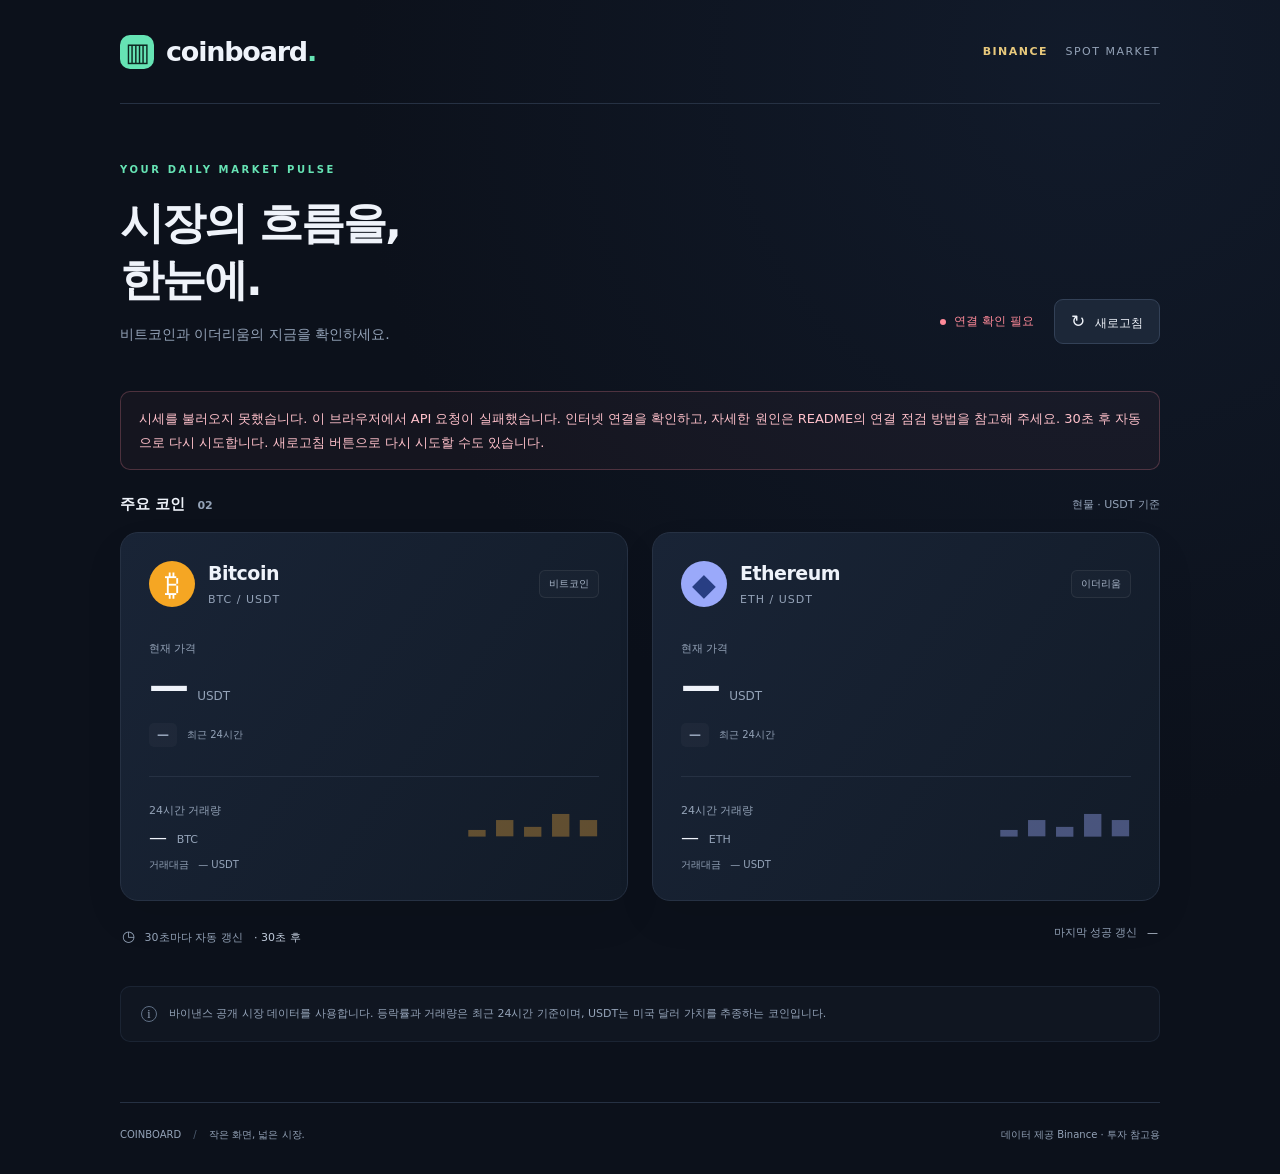
<file: index.html>
<!doctype html>
<html lang="ko">
  <head>
    <meta charset="UTF-8">
    <meta name="viewport" content="width=device-width, initial-scale=1">
    <meta name="theme-color" content="#0c111b">
    <title>Coinboard · 바이낸스 시세</title>
    <link rel="icon" href="data:image/svg+xml,%3Csvg xmlns='http://www.w3.org/2000/svg' viewBox='0 0 32 32'%3E%3Crect width='32' height='32' rx='8' fill='%2366e3b4'/%3E%3Cpath d='M8 23V15M16 23V8M24 23V11' stroke='%230c111b' stroke-width='4'/%3E%3C/svg%3E">
    <link rel="stylesheet" href="style.css">
    <script src="script.js" defer></script>
  </head>
  <body>
    <div class="dashboard">
      <header class="topbar">
        <a class="brand" href="./" aria-label="Coinboard 홈"><span class="brand-icon" aria-hidden="true">▥</span> coinboard<span class="brand-dot">.</span></a>
        <span class="market-label">BINANCE <span>SPOT MARKET</span></span>
      </header>

      <main>
        <section class="intro" aria-labelledby="page-title">
          <div><p class="eyebrow">YOUR DAILY MARKET PULSE</p><h1 id="page-title">시장의 흐름을,<br>한눈에.</h1><p class="subtitle">비트코인과 이더리움의 지금을 확인하세요.</p></div>
          <div class="refresh-panel"><span id="connection-status" class="status" role="status">시세 연결 중</span><button id="refresh-button" type="button"><span aria-hidden="true">↻</span> 새로고침</button></div>
        </section>

        <div id="error-message" class="error-message" role="alert" hidden></div>

        <section class="market-section" aria-labelledby="market-title">
          <div class="section-heading"><h2 id="market-title">주요 코인 <span>02</span></h2><span class="unit-label">현물 · USDT 기준</span></div>
          <div class="coin-grid">
            <article class="coin-card" id="BTCUSDT" aria-labelledby="btc-title">
              <div class="coin-heading"><div class="coin-identity"><span class="coin-icon bitcoin" aria-hidden="true">₿</span><div><h3 id="btc-title">Bitcoin</h3><span class="pair">BTC / USDT</span></div></div><span class="coin-tag">비트코인</span></div>
              <p class="price-label">현재 가격</p><div class="price-line"><span class="price" data-field="price">—</span><span class="currency">USDT</span></div>
              <div class="change-line"><span class="change" data-field="change">—</span><span class="muted">최근 24시간</span></div>
              <div class="volume-section"><div><span class="volume-label">24시간 거래량</span><p><span data-field="volume">—</span> <span class="volume-unit">BTC</span></p></div><span class="volume-mark" aria-hidden="true">▂ ▅ ▃ ▇ ▅</span></div>
              <div class="quote-volume">거래대금 <span data-field="quoteVolume">—</span> USDT</div>
            </article>
            <article class="coin-card" id="ETHUSDT" aria-labelledby="eth-title">
              <div class="coin-heading"><div class="coin-identity"><span class="coin-icon ethereum" aria-hidden="true">◆</span><div><h3 id="eth-title">Ethereum</h3><span class="pair">ETH / USDT</span></div></div><span class="coin-tag">이더리움</span></div>
              <p class="price-label">현재 가격</p><div class="price-line"><span class="price" data-field="price">—</span><span class="currency">USDT</span></div>
              <div class="change-line"><span class="change" data-field="change">—</span><span class="muted">최근 24시간</span></div>
              <div class="volume-section"><div><span class="volume-label">24시간 거래량</span><p><span data-field="volume">—</span> <span class="volume-unit">ETH</span></p></div><span class="volume-mark eth-mark" aria-hidden="true">▂ ▅ ▃ ▇ ▅</span></div>
              <div class="quote-volume">거래대금 <span data-field="quoteVolume">—</span> USDT</div>
            </article>
          </div>
        </section>

        <div class="update-bar"><span><span class="timer-icon" aria-hidden="true">◷</span> 30초마다 자동 갱신 <span class="next-update" id="next-update"></span></span><span>마지막 성공 갱신 <time id="last-updated">—</time></span></div>
        <aside class="info-note"><span class="info-icon" aria-hidden="true">i</span><p>바이낸스 공개 시장 데이터를 사용합니다. 등락률과 거래량은 최근 24시간 기준이며, USDT는 미국 달러 가치를 추종하는 코인입니다.</p></aside>
      </main>
      <footer><span>COINBOARD <span class="footer-divider">/</span> 작은 화면, 넓은 시장.</span><span>데이터 제공 Binance · 투자 참고용</span></footer>
    </div>
  </body>
</html>
</file>
<file: style.css>
:root {
  color-scheme:dark;
  --bg:#0c111b;
  --panel:#131c2a;
  --border:#263143;
  --text:#eff3fa;
  --muted:#94a3b8;
  --green:#66e3b4;
  --red:#ff8a99;
}

* {
  box-sizing:border-box;
}

body {
  margin:0;
  background:radial-gradient(ellipse at 85% 5%,#17243a80,transparent 48%),var(--bg);
  color:var(--text);
  font-family:system-ui,-apple-system,BlinkMacSystemFont,"Segoe UI",sans-serif;
  min-height:100vh;
}

.dashboard {
  max-width:1120px;
  margin:auto;
  padding:0 40px;
}

.topbar {
  height:104px;
  display:flex;
  align-items:center;
  justify-content:space-between;
  border-bottom:1px solid var(--border);
}

.brand {
  display:flex;
  align-items:center;
  color:var(--text);
  text-decoration:none;
  font-size:27px;
  font-weight:750;
  letter-spacing:-1.2px;
}

.brand-icon {
  display:grid;
  place-items:center;
  background:var(--green);
  color:#0c2720;
  border-radius:10px;
  width:34px;
  height:34px;
  margin-right:12px;
  font-size:26px;
}

.brand-dot {
  color:var(--green);
}

.market-label {
  font-size:11px;
  font-weight:750;
  letter-spacing:1.5px;
  color:#e8c97c;
}

.market-label span {
  color:var(--muted);
  margin-left:12px;
  font-weight:500;
}

.intro {
  display:flex;
  justify-content:space-between;
  align-items:flex-end;
  padding:60px 0 47px;
}

.eyebrow {
  font-size:10px;
  letter-spacing:2.6px;
  font-weight:700;
  color:var(--green);
  margin:0 0 19px;
}

h1 {
  font-size:44px;
  line-height:1.3;
  letter-spacing:-2px;
  margin:0;
  font-weight:700;
}

.subtitle {
  font-size:14px;
  color:var(--muted);
  margin:18px 0 0;
}

.refresh-panel {
  display:flex;
  align-items:center;
  gap:20px;
}

.status {
  font-size:12px;
  color:var(--muted);
  display:flex;
  align-items:center;
  gap:8px;
}

.status:before {
  content:"";
  width:6px;
  height:6px;
  background:currentColor;
  border-radius:50%;
}

.status.live {
  color:var(--green);
}

.status.offline {
  color:var(--red);
}

button {
  font:inherit;
  font-size:12px;
  color:var(--text);
  background:#1c2738;
  border:1px solid #334157;
  padding:11px 16px;
  border-radius:9px;
  cursor:pointer;
  transition:background .2s;
}

button:hover {
  background:#2c3c52;
}

button:focus-visible,a:focus-visible {
  outline:2px solid var(--green);
  outline-offset:5px;
}

button:disabled {
  cursor:wait;
  opacity:.6;
}

button span {
  font-size:17px;
  margin-right:6px;
}

.section-heading {
  display:flex;
  justify-content:space-between;
  align-items:center;
  margin-bottom:18px;
}

h2 {
  font-size:15px;
  font-weight:600;
  margin:0;
}

h2 span {
  font-size:11px;
  color:var(--muted);
  margin-left:7px;
}

.unit-label {
  font-size:11px;
  color:var(--muted);
}

.coin-grid {
  display:grid;
  grid-template-columns:1fr 1fr;
  gap:24px;
}

.coin-card {
  background:linear-gradient(125deg,#192436,#121b28);
  border:1px solid var(--border);
  border-radius:18px;
  padding:28px;
  box-shadow:0 18px 40px #00000012;
}

.coin-heading,.coin-identity {
  display:flex;
  align-items:center;
}

.coin-heading {
  justify-content:space-between;
}

.coin-identity {
  gap:13px;
}

.coin-icon {
  width:46px;
  height:46px;
  display:grid;
  place-items:center;
  border-radius:50%;
  font-size:30px;
}

.bitcoin {
  background:#f5a623;
  color:#fff;
}

.ethereum {
  background:#9aa9fa;
  color:#283e83;
  font-size:31px;
}

h3 {
  font-size:19px;
  margin:0 0 4px;
  font-weight:650;
  letter-spacing:-.5px;
}

.pair {
  font-size:11px;
  letter-spacing:1px;
  color:var(--muted);
}

.coin-tag {
  font-size:10px;
  color:#aab7ca;
  background:#ffffff05;
  border:1px solid #ffffff12;
  padding:6px 9px;
  border-radius:6px;
}

.price-label {
  font-size:11px;
  color:var(--muted);
  margin:34px 0 7px;
}

.price-line {
  display:flex;
  align-items:baseline;
  gap:10px;
  flex-wrap:wrap;
}

.price {
  font-size:40px;
  font-weight:650;
  letter-spacing:-1.8px;
  font-variant-numeric:tabular-nums;
}

.currency {
  font-size:12px;
  color:var(--muted);
}

.change-line {
  display:flex;
  align-items:center;
  gap:10px;
  margin:14px 0 29px;
}

.change {
  font-size:12px;
  font-weight:650;
  padding:5px 8px;
  border-radius:5px;
  background:#ffffff08;
  color:var(--muted);
  font-variant-numeric:tabular-nums;
}

.change.positive {
  background:#66e3b411;
  color:var(--green);
}

.change.negative {
  background:#ff8a9911;
  color:var(--red);
}

.muted {
  font-size:10px;
  color:var(--muted);
}

.volume-section {
  border-top:1px solid var(--border);
  padding-top:22px;
  display:flex;
  align-items:center;
  justify-content:space-between;
}

.volume-label {
  font-size:11px;
  color:var(--muted);
}

.volume-section p {
  font-size:18px;
  margin:8px 0 0;
  font-variant-numeric:tabular-nums;
}

.volume-unit {
  font-size:11px;
  color:var(--muted);
  margin-left:4px;
}

.volume-mark {
  font-size:22px;
  letter-spacing:2px;
  color:#d79a3b66;
}

.eth-mark {
  color:#9aa9fa66;
}

.quote-volume {
  font-size:10px;
  color:var(--muted);
  margin-top:11px;
}

.quote-volume span {
  margin-left:6px;
}

.update-bar {
  display:flex;
  justify-content:space-between;
  gap:15px;
  color:var(--muted);
  font-size:11px;
  margin:22px 2px 0;
  line-height:1.8;
}

.timer-icon {
  margin-right:6px;
  font-size:15px;
}

.next-update {
  color:#c1ccdc;
  margin-left:8px;
}

time {
  color:#c1ccdc;
  margin-left:6px;
}

.info-note {
  margin:36px 0 60px;
  border:1px solid #26314390;
  border-radius:10px;
  background:#141d2980;
  padding:17px 20px;
  display:flex;
  gap:12px;
  align-items:center;
}

.info-note p {
  font-size:11px;
  line-height:1.8;
  color:var(--muted);
  margin:0;
}

.info-icon {
  font-family:serif;
  font-size:12px;
  border:1px solid #607086;
  border-radius:50%;
  width:16px;
  height:16px;
  flex-shrink:0;
  text-align:center;
  color:var(--muted);
}

footer {
  border-top:1px solid var(--border);
  padding:25px 0 32px;
  display:flex;
  justify-content:space-between;
  gap:16px;
  font-size:10px;
  color:var(--muted);
}

.footer-divider {
  margin:0 9px;
  color:#4d5c70;
}

.error-message {
  border:1px solid #ff8a993d;
  background:#ff8a990a;
  color:#ffc1cb;
  padding:15px 18px;
  border-radius:10px;
  margin:0 0 25px;
  font-size:13px;
  line-height:1.8;
}

.coin-card.stale {
  border-color:#aa6a444d;
}

@media(min-width:1500px) {
  .intro {
    padding-top:80px;
  }
}

@media(max-width:700px) {
  .dashboard {
    padding:0 22px;
  }
  .topbar {
    height:82px;
  }
  .market-label span {
    display:none;
  }
  .intro {
    display:block;
    padding:38px 0 30px;
  }
  h1 {
    font-size:36px;
  }
  .refresh-panel {
    margin-top:28px;
    justify-content:space-between;
  }
  .coin-grid {
    grid-template-columns:1fr;
    gap:18px;
  }
  .coin-card {
    padding:24px;
  }
  .update-bar,footer {
    flex-direction:column;
    gap:5px;
  }
  .info-note {
    margin:25px 0 35px;
  }
  .price {
    font-size:38px;
  }
  .brand {
    font-size:24px;
  }
}

@media(prefers-reduced-motion:reduce) {
  * {
    transition:none!important;
  }
}
</file>
